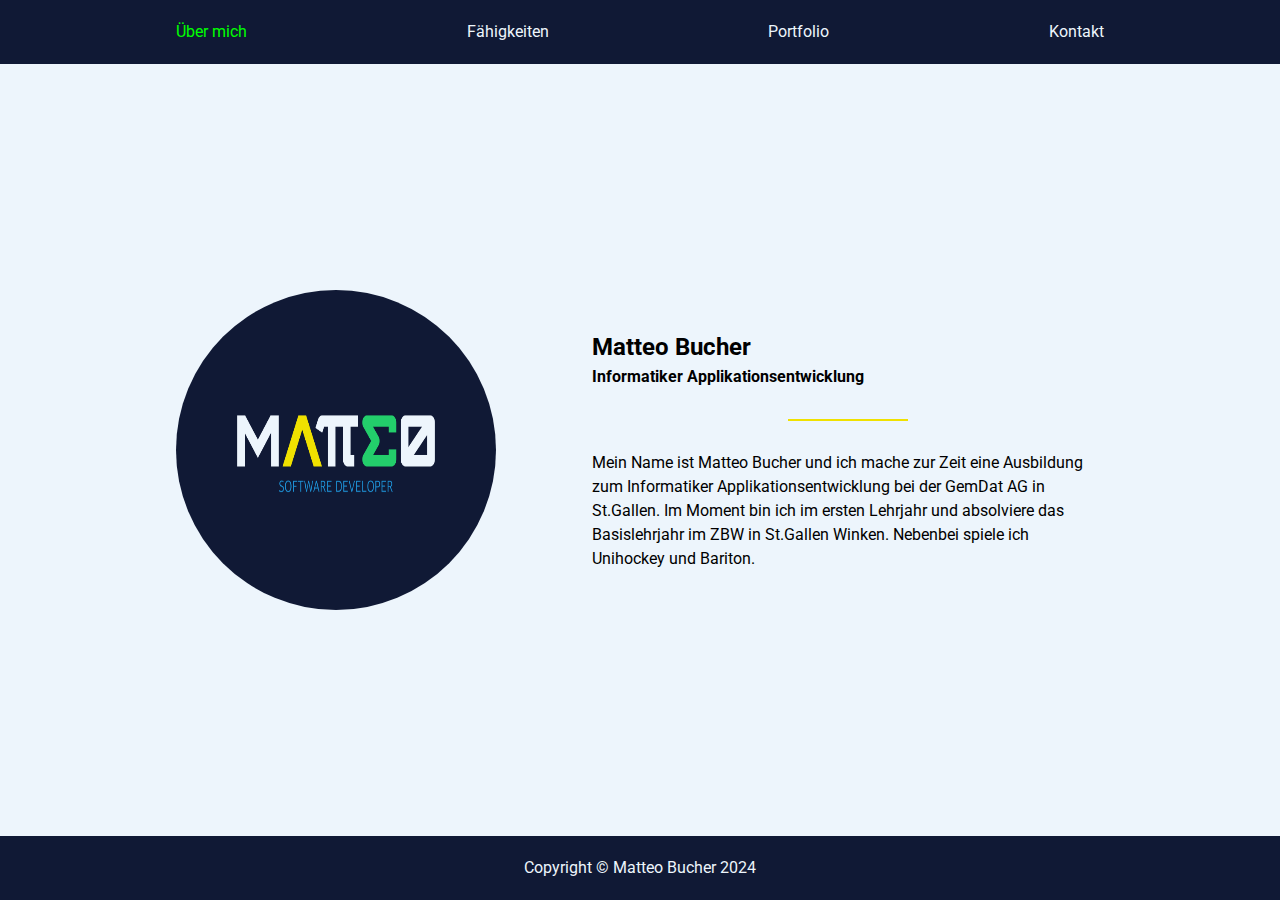
<file: index.html>
<!DOCTYPE html>
<html lang="de">

<head>
    <meta charset="UTF-8">
    <meta name="viewport" content="width=device-width, initial-scale=1.0">
    <title>Über mich</title>
    <link rel="stylesheet" href="css/styles.css">
</head>

<body>
    <header>
        <nav>
            <!-- Änderung zu Mockup: andere Farbe (auch im Farbkonzept) sieht besser aus -->
            <a href="index.html" class="nav-link active">Über mich</a>
            <a href="skills.html" class="nav-link">Fähigkeiten</a>
            <a href="portfolio.html" class="nav-link">Portfolio</a>
            <a href="contact.html" class="nav-link">Kontakt</a>
        </nav>
    </header>
    <main>
        <section class="profile-section">
            <img src="img/Matteo-Dekstop-Wallpaper.png" alt="Profilbild von Matteo Bucher" class="profile-pic">
            <div class="profile-text">
                <h2>Matteo Bucher</h2>
                <h4>Informatiker Applikationsentwicklung</h4>
                <div class="divider"></div>
                <p>Mein Name ist Matteo Bucher und ich mache zur Zeit eine Ausbildung zum Informatiker
                    Applikationsentwicklung bei der GemDat AG in St.Gallen. Im Moment bin ich im ersten Lehrjahr und
                    absolviere das Basislehrjahr im ZBW in St.Gallen Winken. Nebenbei spiele ich Unihockey und Bariton.
                </p>
            </div>
        </section>
    </main>
    <footer>
        <!-- Änderung zu Mockup: andere Farbe (auch im Farbkonzept) sieht besser aus -->
        <p>Copyright &copy; Matteo Bucher 2024</p>
    </footer>
</body>

</html>
</file>
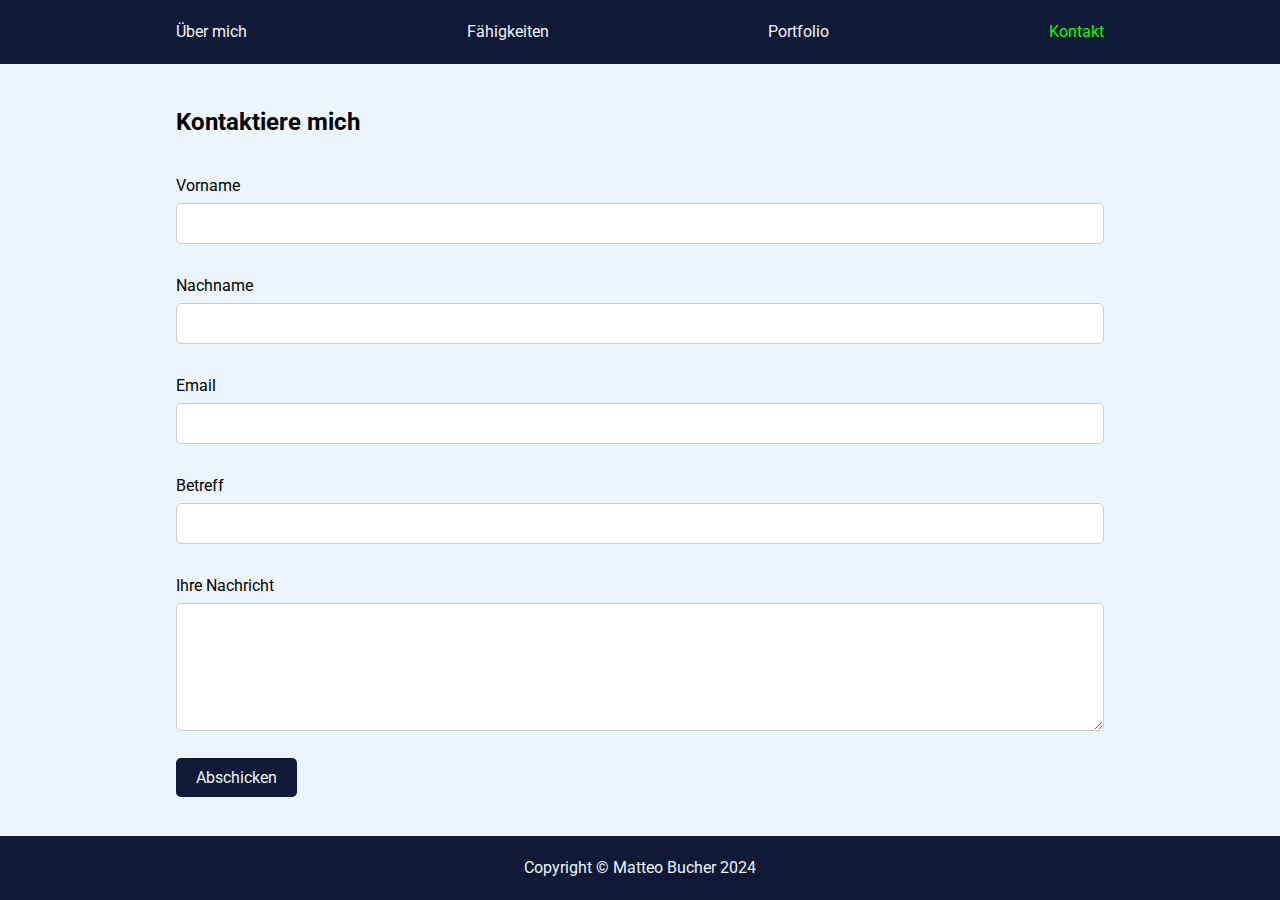
<file: contact.html>
<!DOCTYPE html>
<html lang="de">

<head>
    <meta charset="UTF-8">
    <meta name="viewport" content="width=device-width, initial-scale=1.0">
    <title>Kontakt</title>
    <link rel="stylesheet" href="css/styles.css">
</head>

<body>
    <header>
        <nav>
            <!-- Änderung zu Mockup: andere Farbe (auch im Farbkonzept) sieht besser aus -->
            <a href="index.html" class="nav-link">Über mich</a>
            <a href="skills.html" class="nav-link">Fähigkeiten</a>
            <a href="portfolio.html" class="nav-link">Portfolio</a>
            <a href="contact.html" class="nav-link active">Kontakt</a>
        </nav>
    </header>
    <main>
        <form class="contact-form" action="#" method="post">
            <h2>Kontaktiere mich</h2>
            <!-- Änderung zu Mockup: keine Placeholder, unnötig -->
            <label for="vorname">Vorname</label>
            <input type="text" id="vorname" name="vorname" required>

            <label for="nachname">Nachname</label>
            <input type="text" id="nachname" name="nachname" required>

            <label for="email">Email</label>
            <input type="email" id="email" name="email" required>

            <label for="betreff">Betreff</label> <!-- Änderung zu Mockup: nützliche erweiterung / ging vergesssen -->
            <input type="text" id="betreff" name="betreff" required>

            <label for="message">Ihre Nachricht</label>
            <textarea id="message" name="message" required></textarea>

            <!-- Änderung zu Mockup: andere grösse sieht besser aus -->
            <button type="submit">Abschicken</button>
        </form>
    </main>
    <footer>
        <!-- Änderung zu Mockup: andere Farbe (auch im Farbkonzept) sieht besser aus -->
        <p>Copyright &copy; Matteo Bucher 2024</p>
    </footer>
</body>

</html>
</file>
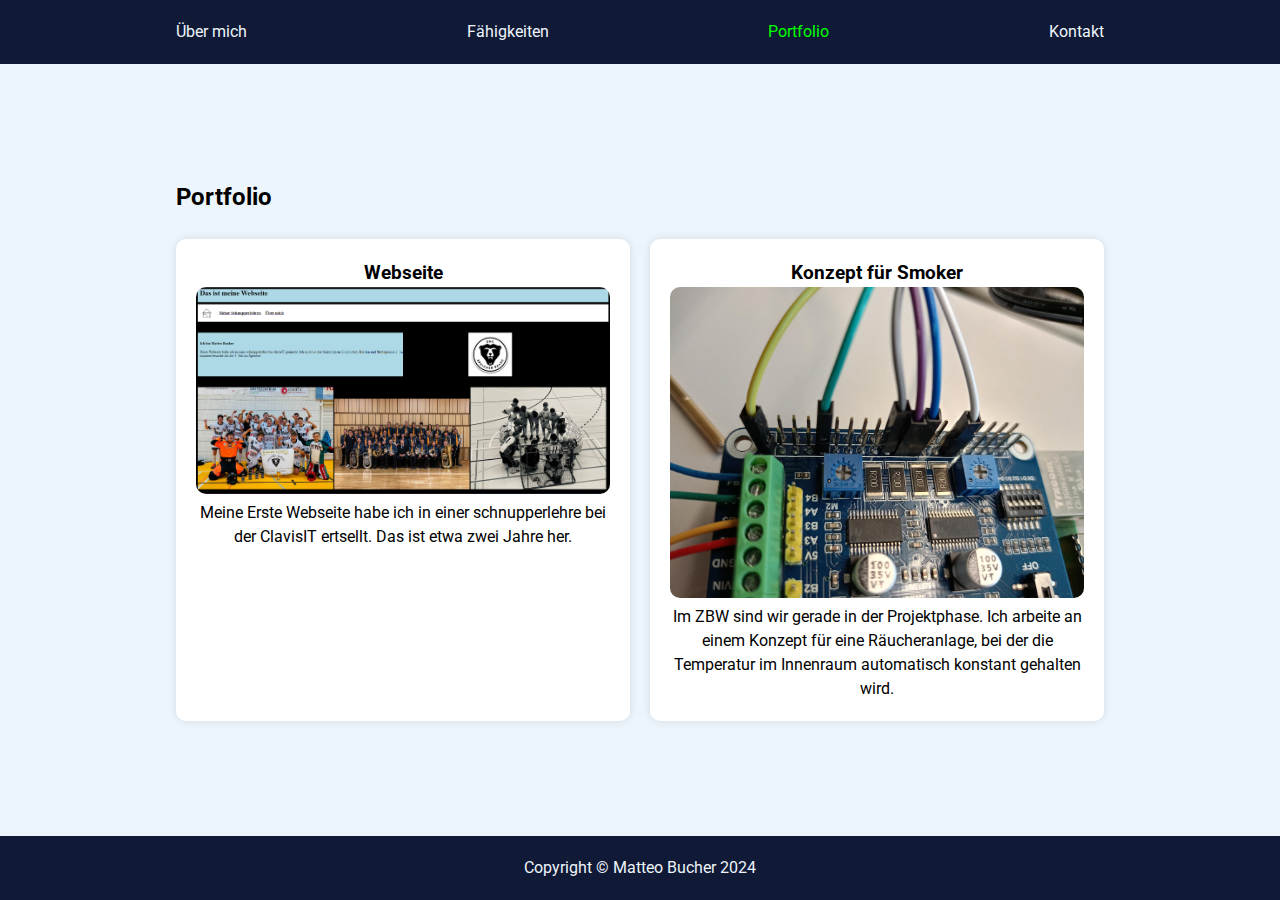
<file: portfolio.html>
<!DOCTYPE html>
<html lang="de">

<head>
    <meta charset="UTF-8">
    <meta name="viewport" content="width=device-width, initial-scale=1.0">
    <title>Portfolio</title>
    <link rel="stylesheet" href="css/styles.css">
</head>

<body>
    <header>
        <nav>
            <!-- Änderung zu Mockup: andere Farbe (auch im Farbkonzept) sieht besser aus -->
            <a href="index.html" class="nav-link">Über mich</a>
            <a href="skills.html" class="nav-link">Fähigkeiten</a>
            <a href="portfolio.html" class="nav-link active">Portfolio</a>
            <a href="contact.html" class="nav-link">Kontakt</a>
        </nav>
    </header>
    <main>
        <section class="portfolio-section">
            <h2>Portfolio</h2>
            <!-- Änderung zu Mockup: keine Trennlinie, sieht besser aus -->
            <div class="posts">
                <article class="post">
                    <!-- Änderung zu Mockup: Titel für cleaneren übersichtlicheren Code und Artikel -->
                    <h3>Webseite</h3>
                    <img src="img/ersteWebseite.png" alt="Webseite">
                    <p>Meine Erste Webseite habe ich in einer schnupperlehre bei der ClavisIT ertsellt. Das ist etwa
                        zwei Jahre her.</p>
                </article>
                <article class="post">
                    <h3>Konzept für Smoker</h3>
                    <img src="img/ProjektZBW1.jpg" alt="Smoker">
                    <p>Im ZBW sind wir gerade in der Projektphase. Ich arbeite an einem Konzept für eine Räucheranlage,
                        bei der die Temperatur im Innenraum automatisch konstant gehalten wird.</p>
                </article>
            </div>
        </section>
    </main>
    <footer>
        <!-- Änderung zu Mockup: andere Farbe (auch im Farbkonzept) sieht besser aus -->
        Copyright &copy; Matteo Bucher 2024
    </footer>
</body>

</html>
</file>
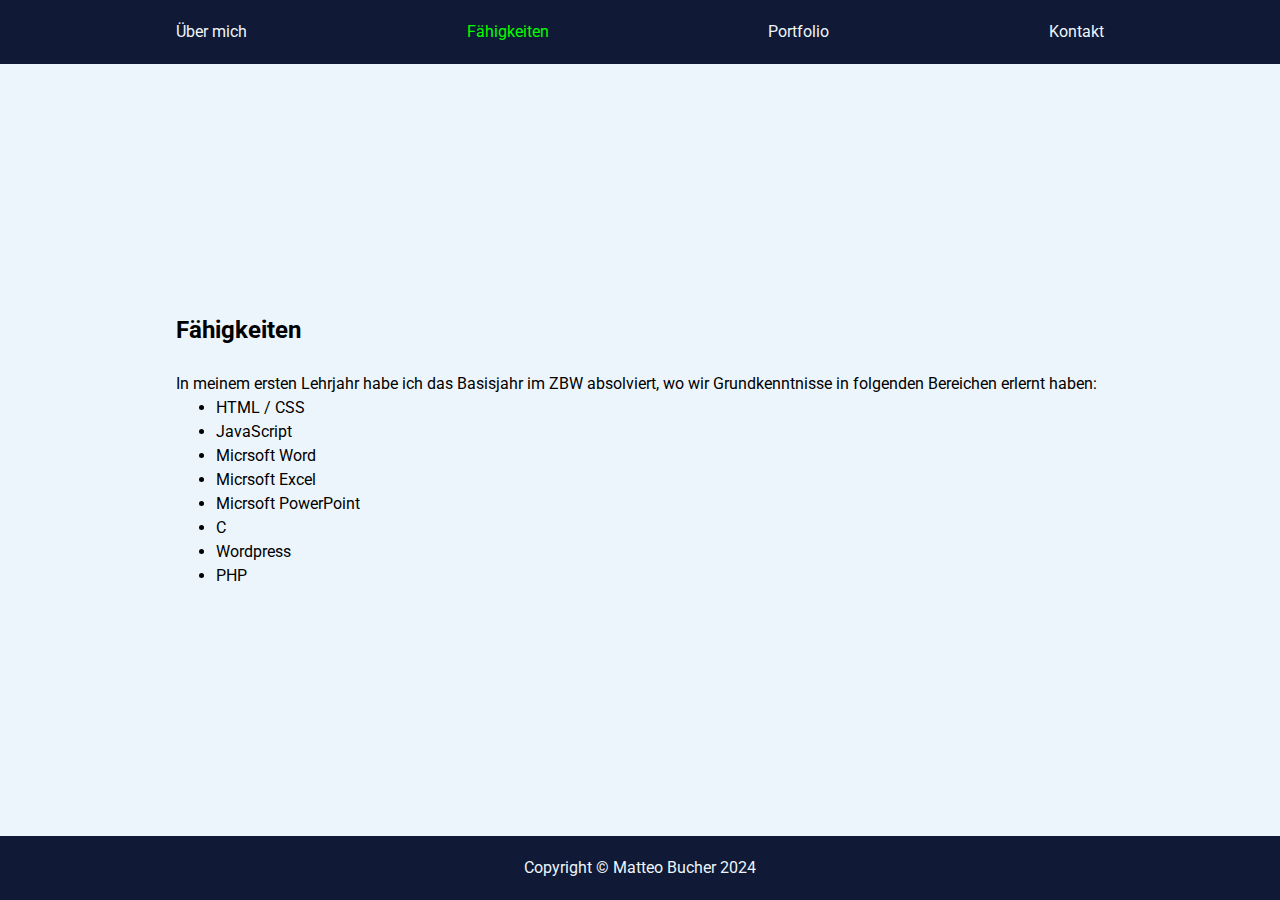
<file: skills.html>
<!DOCTYPE html>
<html lang="de">

<head>
    <meta charset="UTF-8">
    <meta name="viewport" content="width=device-width, initial-scale=1.0">
    <title>Fähigkeiten</title>
    <link rel="stylesheet" href="css/styles.css">
</head>

<body>
    <header>
        <nav>
            <!-- Änderung zu Mockup: andere Farbe (auch im Farbkonzept) sieht besser aus -->
            <a href="index.html" class="nav-link">Über mich</a>
            <a href="skills.html" class="nav-link active">Fähigkeiten</a>
            <a href="portfolio.html" class="nav-link">Portfolio</a>
            <a href="contact.html" class="nav-link">Kontakt</a>
        </nav>
    </header>
    <main>
        <section class="skills-section">
            <h2>Fähigkeiten</h2>
            <p>In meinem ersten Lehrjahr habe ich das Basisjahr im ZBW absolviert, wo wir Grundkenntnisse in folgenden
                Bereichen erlernt haben:</p>
            <ul>
                <li>HTML / CSS</li>
                <li>JavaScript</li>
                <li>Micrsoft Word</li>
                <li>Micrsoft Excel</li>
                <li>Micrsoft PowerPoint</li>
                <li>C</li>
                <li>Wordpress</li>
                <li>PHP</li>
            </ul>
        </section>
    </main>
    <footer>
        <!-- Änderung zu Mockup: andere Farbe (auch im Farbkonzept) sieht besser aus -->
        <p>Copyright &copy; Matteo Bucher 2024</p>
    </footer>
</body>

</html>
</file>
<file: css/styles.css>
@import url('https://fonts.googleapis.com/css2?family=Roboto');

/* 1. base */
html {
    -moz-osx-font-smoothing: grayscale;
    -webkit-font-smoothing: antialiased;

    /* Prevent font size inflation */
    -moz-text-size-adjust: none;
    -webkit-text-size-adjust: none;
    text-size-adjust: none;

    -moz-osx-font-smoothing: grayscale;
    -webkit-font-smoothing: antialiased;

    --alice-blue: #edf5fcff;
    --emerald: #23ce6bff;
    --aureolin: #f0e100ff;
    --celestial-blue: #1e91d6ff;
    --oxford-blue: #101935ff;
}

* {
    margin: 0;
}

*,
*::before,
*::after {
    box-sizing: border-box;
}

input, button,
textarea, select {
  font-family: inherit;
  font-size: inherit;
}

body {
    background-color: var(--alice-blue);
    font-family: Roboto;
    font-size: 16px;
    line-height: 1.5;
    margin: 0;
    min-height: 100vh;
    overflow-x: hidden;
    padding: 0;
}


/* 2. shared */
header,
main,
footer {
    width: 100%;
}

header>*,
main>*,
footer>* {
    margin: 0 auto;
    max-width: 62rem;
    padding: 0 2rem;
    width: 100%;
}

.skills-section h2,
.portfolio-section h2,
.contact-form h2 {
    padding-bottom: 1.5rem;
}

/* 3. specific */
body {
    display: flex;
    flex-direction: column;
}

header {
    background-color: var(--oxford-blue);
    color: var(--alice-blue);
    height: 4rem;
    position: fixed;
}

nav {
    align-items: center;
    display: flex;
    height: 100%;
    justify-content: space-between;
}

nav a {
    text-decoration: none;
    color: var(--alice-blue);
}

.nav-link.active {
    color: #00ff00;
}

main {
    align-items: center;
    display: flex;
    flex: content;
    /* skip navi */
    margin-top: 4rem;
    padding: 1rem 0;
}

footer {
    background-color: #101935ff;
    color: var(--alice-blue);
    text-align: center;
    padding: 20px;
    position: static;
}

.divider {
    width: 120px;
    height: 2px;
    background-color: #F0E100;
    margin: 30px auto;
}

/* 3.1 specific: profile */

.profile-section {
    align-items: center;
    display: flex;
    gap: 6rem;
    justify-content: center;
}

.profile-pic {
    align-content: center;
    border-radius: 50%;
    display: flex;
    flex: none;
    height: 20rem;
    justify-content: center;
    overflow: hidden;
    width: 20rem;
}

.profile-pic>img {
    height: 100%;
}

.profile-text-job {
    text-transform: uppercase;
}


/* 3.2 specific: skills */

.skills-section {}


/* 3.3 specific: portfolio */

.portfolio-section {}

.posts {
    display: grid;
    grid-template-columns: repeat(auto-fit, minmax(300px, 1fr));
    gap: 20px;
}

.post {
    background-color: #ffffff;
    padding: 20px;
    border-radius: 10px;
    box-shadow: 0 0 10px rgba(0, 0, 0, 0.1);
    text-align: center;
}

.post img {
    width: 100%;
    height: auto;
    border-radius: 10px;
}


/* 3.4 specific: contact */

.contact-form {
    width: 100%;
}

.contact-form label {
    display: block;
    margin: 10px 0 5px;
}

.contact-form input,
.contact-form textarea {
    width: 100%;
    max-width: 100%;
    min-width: 100%;
    padding: 10px;
    margin-bottom: 20px;
    border: 1px solid #ccc;
    border-radius: 5px;
    /* resize: none; */
}

.contact-form textarea {
    height: 8rem;
}

button {
    background-color: #101935ff;
    color: #edf5fcff;
    padding: 10px 20px;
    border: none;
    border-radius: 5px;
    cursor: pointer;
    display: block;
}


@media (max-width: 768px) {
    .profile-section {
        flex-direction: column;
    }

    .profile-pic {
        max-width: 16rem;
        max-height: 16rem;
    }
}
</file>
